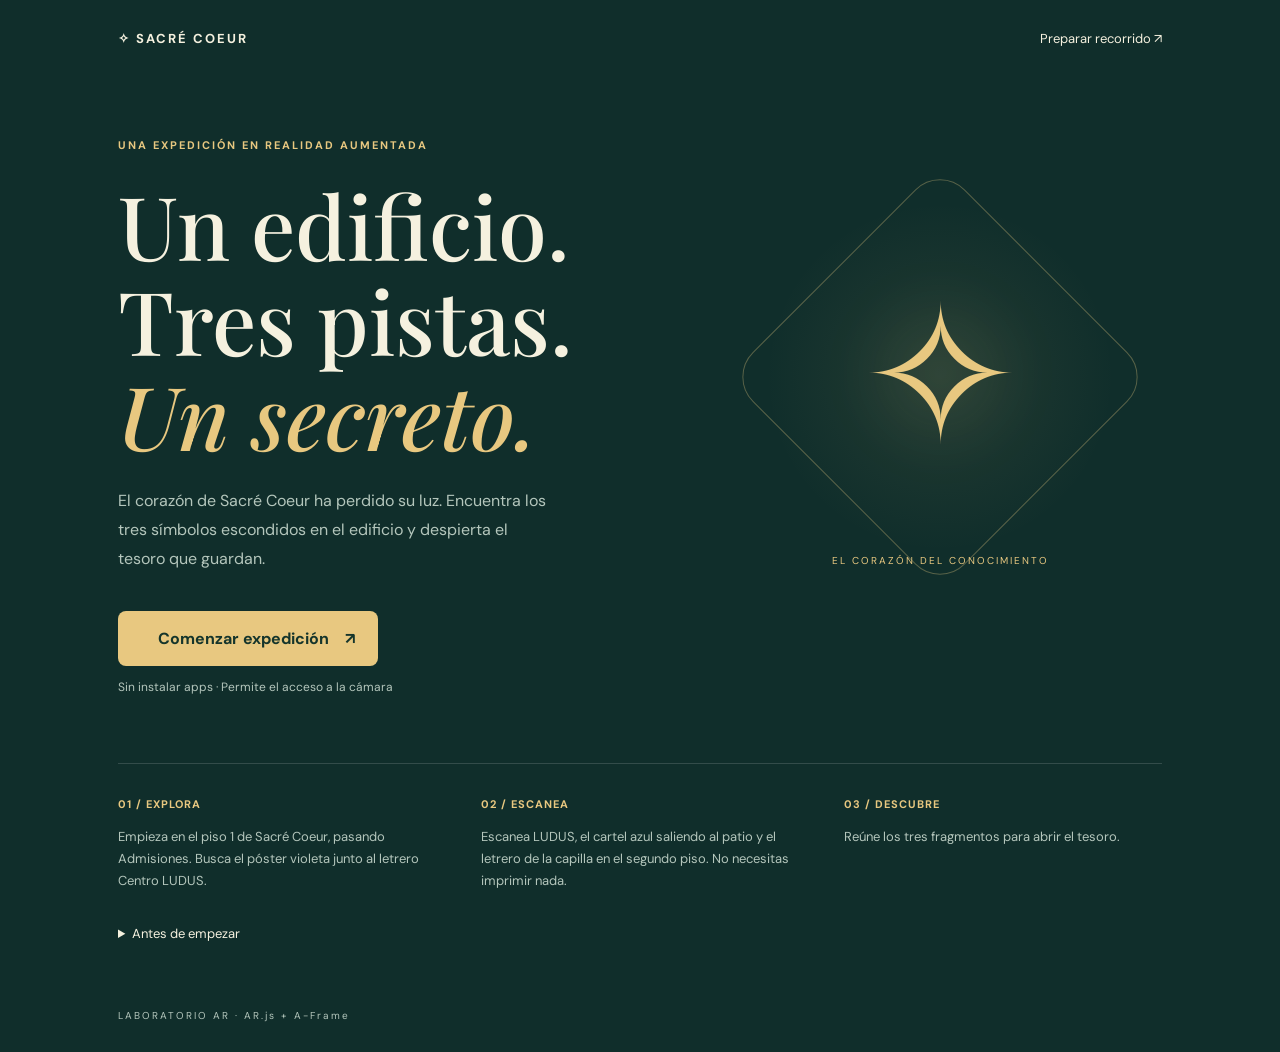
<file: index.html>
<!doctype html><html lang="es"><head><meta charset="utf-8"><meta name="viewport" content="width=device-width,initial-scale=1,viewport-fit=cover"><meta name="theme-color" content="#102e2b"><title>El secreto de Sacré Coeur · AR</title><link rel="stylesheet" href="style.css?v=20261028-spots1"></head><body>
<div id="welcome" class="landing"><nav><a class="brand" href="./">✧ SACRÉ COEUR</a><a href="preparar.html">Preparar recorrido ↗</a></nav><main><p class="eyebrow">UNA EXPEDICIÓN EN REALIDAD AUMENTADA</p><h1>Un edificio.<br>Tres pistas.<br><em>Un secreto.</em></h1><p class="intro">El corazón de Sacré Coeur ha perdido su luz. Encuentra los tres símbolos escondidos en el edificio y despierta el tesoro que guardan.</p><div class="artifact" aria-hidden="true"><div class="orbit"></div><span>✧</span><small>EL CORAZÓN DEL CONOCIMIENTO</small></div><button id="start" class="primary">Comenzar expedición <span>↗</span></button><button id="saved-treasure" hidden>Ver el tesoro encontrado</button><p class="micro">Sin instalar apps · Permite el acceso a la cámara</p><section class="steps"><div><b>01 / EXPLORA</b><p>Empieza en el piso 1 de Sacré Coeur, pasando Admisiones. Busca el póster violeta junto al letrero Centro LUDUS.</p></div><div><b>02 / ESCANEA</b><p>Escanea LUDUS, el cartel azul saliendo al patio y el letrero de la capilla en el segundo piso. No necesitas imprimir nada.</p></div><div><b>03 / DESCUBRE</b><p>Reúne los tres fragmentos para abrir el tesoro.</p></div></section><details><summary>Antes de empezar</summary><p>Usa Safari en iPhone o Chrome en Android, con buena luz. Enfoca el póster o letrero completo y evita reflejos. No necesitas un borde negro ni escanear el QR. La cámara se procesa en tu dispositivo: no grabamos ni enviamos imágenes. El progreso se guarda en este navegador.</p></details><p id="resume" class="micro"></p></main><footer>LABORATORIO AR · AR.js + A-Frame</footer></div>
<div id="hud" hidden><header><a href="./" class="brand">✧ SACRÉ COEUR</a><button id="sound" aria-pressed="true">Sonido: sí</button><button id="exit">Salir</button></header><div class="stats"><span id="progress">0 / 3 fragmentos</span><span id="timer">00:00</span></div><ol id="inventory"><li><img src="assets/items/compass.svg" alt="" width="24" height="24">Brújula</li><li><img src="assets/items/key.svg" alt="" width="24" height="24">Llave</li><li><img src="assets/items/crystal.svg" alt="" width="24" height="24">Cristal</li></ol><div class="reticle" aria-hidden="true"></div><div class="hud-bottom"><div class="scan-label" id="status" role="status">Preparando cámara…</div><section class="clue" aria-live="polite"><div class="clue-content"><div id="discovery" class="discovery" hidden><img id="discovery-image" alt="" width="96" height="96"><div><p class="eyebrow">FRAGMENTO ENCONTRADO</p><h3 id="discovery-name"></h3><p id="discovery-text"></p></div></div><p class="eyebrow" id="chapter">TU MISIÓN</p><h2 id="clue-title">Encuentra la brújula</h2><p id="clue-text">Empieza en el piso 1 de Sacré Coeur, pasando Admisiones. Busca el póster violeta junto al letrero Centro LUDUS.</p><div id="scan-help"><details><summary>Ver la referencia que debo buscar</summary><p id="target-name"></p><img id="target-preview" alt="Referencia del punto que debes encontrar" style="max-height:220px;max-width:100%;display:block;margin:auto"><p>La referencia fue recortada de las fotos proporcionadas.</p></details><details><summary>Ayuda para reconocer el punto</summary><p>Acércate hasta que la referencia completa ocupe buena parte de la cámara. Para la capilla, incluye las dos líneas del letrero. Mantén el celular quieto y evita reflejos. El reconocimiento utiliza el diseño de la referencia. El QR de LUDUS no abre el juego. Si la cámara está bloqueada, habilítala en los permisos del navegador y vuelve a entrar.</p></details></div></div><div class="clue-actions"><button id="open-treasure" class="primary" hidden>Abrir el tesoro</button><button id="next" class="primary" hidden>Continuar →</button><button id="retry" hidden>Volver a intentar</button><button id="reset" aria-label="Reiniciar progreso">Reiniciar</button></div></section></div></div>
<dialog id="win" aria-labelledby="win-title"><p class="eyebrow">EXPEDICIÓN COMPLETADA</p><img id="treasure-image" class="treasure-image" src="assets/items/treasure.svg" width="320" height="260" alt="Cofre abierto con el cristal del conocimiento brillando en su interior"><h2 id="win-title">¡Encontraste el tesoro!</h2><p>El corazón del conocimiento vuelve a brillar. La curiosidad, el ingenio y la colaboración eran las tres claves de Sacré Coeur.</p><p id="result"></p><button id="continue" class="primary">Ver el tesoro en AR</button><p class="micro">Apunta de nuevo al letrero «Capilla del Encuentro».</p></dialog><script type="module" src="game.js?v=20261028-spots1"></script></body></html>
</file>
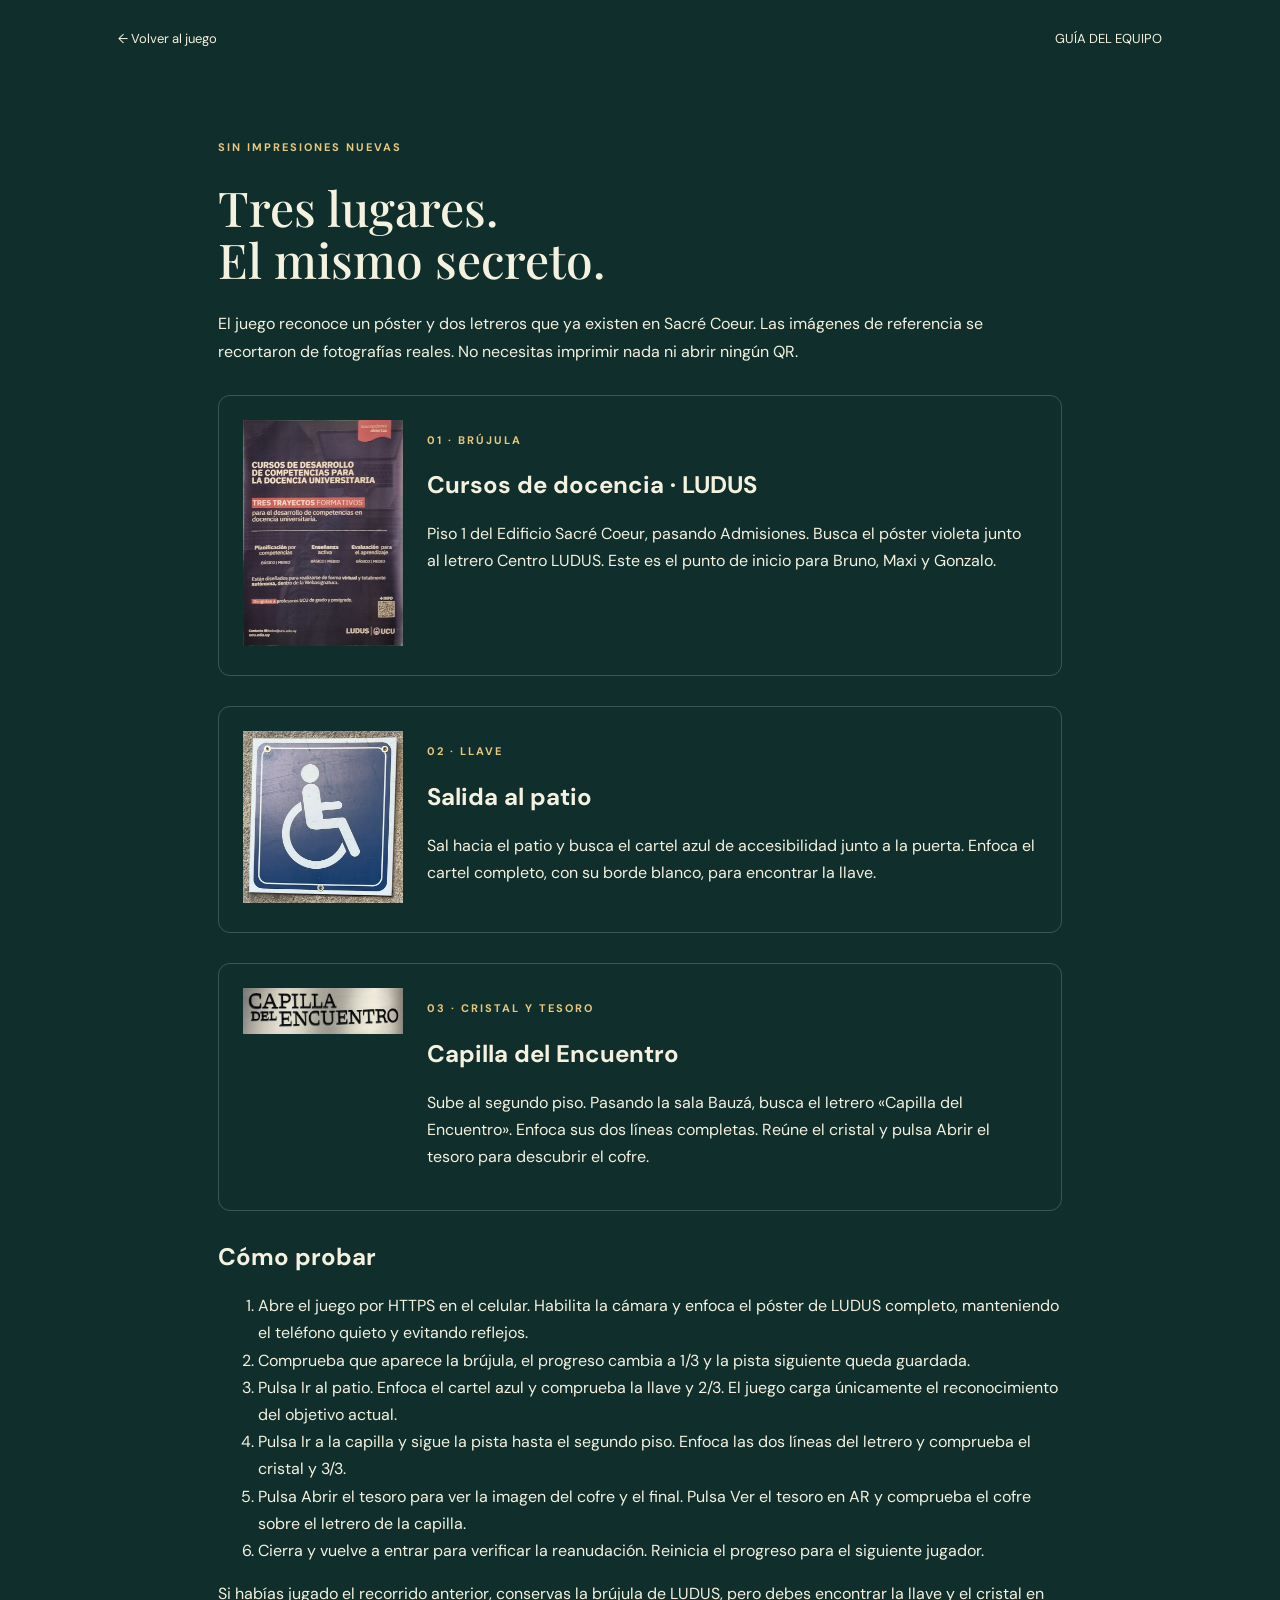
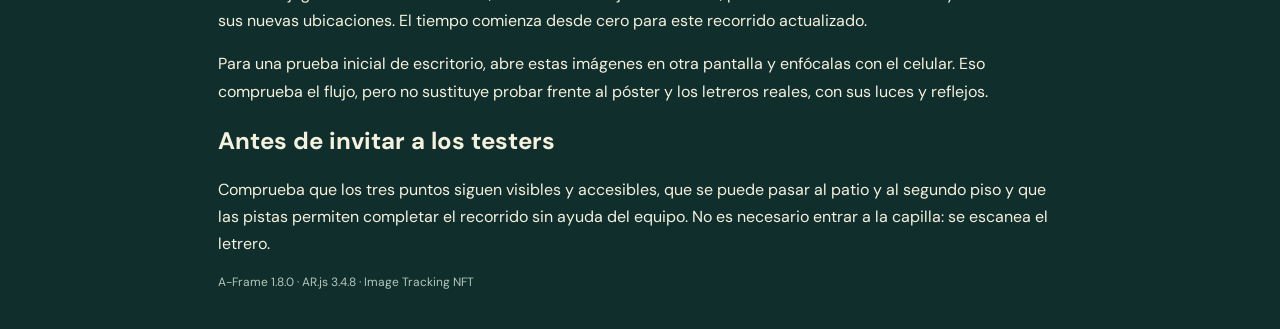
<file: preparar.html>
<!doctype html>
<html lang="es">
<head><meta charset="utf-8"><meta name="viewport" content="width=device-width,initial-scale=1"><title>Preparar el recorrido · Sacré Coeur</title><link rel="stylesheet" href="style.css?v=20261028-spots1"><style>main{max-width:900px}h1{font-size:48px}.poster{display:grid;grid-template-columns:160px 1fr;gap:24px;margin:30px 0;padding:24px;border:1px solid #ffffff30;border-radius:12px}.poster img{width:100%}p,li{line-height:1.7}@media(max-width:550px){.poster{grid-template-columns:1fr}.poster img{max-height:250px;width:auto;max-width:100%;margin:auto}}</style></head>
<body><nav><a href="./">← Volver al juego</a><span>GUÍA DEL EQUIPO</span></nav><main>
<p class="eyebrow">SIN IMPRESIONES NUEVAS</p><h1>Tres lugares.<br>El mismo secreto.</h1>
<p>El juego reconoce un póster y dos letreros que ya existen en Sacré Coeur. Las imágenes de referencia se recortaron de fotografías reales. No necesitas imprimir nada ni abrir ningún QR.</p>
<section class="poster"><a href="assets/targets/ludus.jpg"><img src="assets/targets/ludus.jpg" alt="Póster violeta de cursos de docencia LUDUS"></a><div><p class="eyebrow">01 · BRÚJULA</p><h2>Cursos de docencia · LUDUS</h2><p>Piso 1 del Edificio Sacré Coeur, pasando Admisiones. Busca el póster violeta junto al letrero Centro LUDUS. Este es el punto de inicio para Bruno, Maxi y Gonzalo.</p></div></section>
<section class="poster"><a href="assets/targets/patio.jpg"><img src="assets/targets/patio.jpg" alt="Cartel azul de accesibilidad con símbolo de silla de ruedas"></a><div><p class="eyebrow">02 · LLAVE</p><h2>Salida al patio</h2><p>Sal hacia el patio y busca el cartel azul de accesibilidad junto a la puerta. Enfoca el cartel completo, con su borde blanco, para encontrar la llave.</p></div></section>
<section class="poster"><a href="assets/targets/capilla.jpg"><img src="assets/targets/capilla.jpg" alt="Letras negras del letrero Capilla del Encuentro sobre una pared clara"></a><div><p class="eyebrow">03 · CRISTAL Y TESORO</p><h2>Capilla del Encuentro</h2><p>Sube al segundo piso. Pasando la sala Bauzá, busca el letrero «Capilla del Encuentro». Enfoca sus dos líneas completas. Reúne el cristal y pulsa Abrir el tesoro para descubrir el cofre.</p></div></section>
<h2>Cómo probar</h2><ol>
<li>Abre el juego por HTTPS en el celular. Habilita la cámara y enfoca el póster de LUDUS completo, manteniendo el teléfono quieto y evitando reflejos.</li>
<li>Comprueba que aparece la brújula, el progreso cambia a 1/3 y la pista siguiente queda guardada.</li>
<li>Pulsa Ir al patio. Enfoca el cartel azul y comprueba la llave y 2/3. El juego carga únicamente el reconocimiento del objetivo actual.</li>
<li>Pulsa Ir a la capilla y sigue la pista hasta el segundo piso. Enfoca las dos líneas del letrero y comprueba el cristal y 3/3.</li>
<li>Pulsa Abrir el tesoro para ver la imagen del cofre y el final. Pulsa Ver el tesoro en AR y comprueba el cofre sobre el letrero de la capilla.</li>
<li>Cierra y vuelve a entrar para verificar la reanudación. Reinicia el progreso para el siguiente jugador.</li>
</ol>
<p>Si habías jugado el recorrido anterior, conservas la brújula de LUDUS, pero debes encontrar la llave y el cristal en sus nuevas ubicaciones. El tiempo comienza desde cero para este recorrido actualizado.</p>
<p>Para una prueba inicial de escritorio, abre estas imágenes en otra pantalla y enfócalas con el celular. Eso comprueba el flujo, pero no sustituye probar frente al póster y los letreros reales, con sus luces y reflejos.</p>
<h2>Antes de invitar a los testers</h2><p>Comprueba que los tres puntos siguen visibles y accesibles, que se puede pasar al patio y al segundo piso y que las pistas permiten completar el recorrido sin ayuda del equipo. No es necesario entrar a la capilla: se escanea el letrero.</p>
<p class="micro">A-Frame 1.8.0 · AR.js 3.4.8 · Image Tracking NFT</p></main></body></html>
</file>
<file: style.css>
@import url('https://fonts.googleapis.com/css2?family=DM+Sans:wght@400;500;600;700&family=Playfair+Display:ital,wght@0,500;0,600;1,500&display=swap');
html{-webkit-text-size-adjust:100%;text-size-adjust:100%}
:root{color-scheme:dark;--bg:#102e2b;--gold:#e8c880;--muted:#b4c6bc}*{box-sizing:border-box}body{margin:0;background:var(--bg);color:#f5f1df;font-family:'DM Sans',sans-serif}button,a{touch-action:manipulation}a{color:inherit}button{font:inherit;cursor:pointer;border:1px solid #ffffff30;border-radius:8px;padding:10px 15px;background:#173d36;color:inherit}button:focus-visible,a:focus-visible,summary:focus-visible{outline:3px solid var(--gold);outline-offset:4px}[hidden]{display:none!important}nav,footer,main{max-width:1100px;margin:auto}nav{display:flex;justify-content:space-between;padding:30px 28px;font-size:13px}nav a{text-decoration:none}.brand{letter-spacing:2px;font-weight:700;font-size:13px;text-decoration:none}main{position:relative;padding:50px 28px 25px}.eyebrow{font-size:11px;font-weight:700;letter-spacing:2px;color:var(--gold)}h1{font-family:'Playfair Display',Georgia,serif;font-size:clamp(52px,7vw,88px);line-height:1.08;font-weight:500;margin:25px 0}h1 em{color:var(--gold)}.intro{max-width:430px;line-height:1.8;color:var(--muted);font-size:16px}.primary{background:var(--gold);color:#15352b;border:0;padding:17px 23px;font-weight:700;min-width:260px;margin-top:22px}.primary span{float:right}.micro{font-size:12px;color:var(--muted);line-height:1.6}.artifact{position:absolute;right:60px;top:110px;width:380px;height:380px;display:grid;place-items:center;background:radial-gradient(ellipse,#e8c88018,transparent 65%)}.artifact span{font-size:190px;color:var(--gold);text-shadow:0 0 80px #e8c88055}.orbit{position:absolute;width:300px;height:300px;border:1px solid #e8c88055;transform:rotate(45deg);border-radius:35px}.artifact small{position:absolute;bottom:0;font-size:10px;letter-spacing:2px;color:var(--gold)}.steps{margin-top:65px;border-top:1px solid #ffffff25;display:grid;grid-template-columns:repeat(3,1fr);gap:45px;padding-top:28px}.steps b{font-size:11px;color:var(--gold);letter-spacing:1px}.steps p,details p{font-size:13px;color:var(--muted);line-height:1.7}details{margin-top:20px;max-width:650px}summary{cursor:pointer;font-size:13px}footer{padding:30px 28px;color:var(--muted);letter-spacing:2px;font-size:10px}
/* Camera HUD: content follows the visible Safari viewport, including toolbar changes. */
#hud{position:fixed;inset:0;height:100vh;height:100dvh;z-index:20;pointer-events:none;padding:max(12px,env(safe-area-inset-top)) max(12px,env(safe-area-inset-right)) max(12px,env(safe-area-inset-bottom)) max(12px,env(safe-area-inset-left));background:linear-gradient(#061d25aa,transparent 32%,transparent 62%,#061d2599)}
#hud header{display:flex;gap:8px;align-items:center;min-height:36px}
#hud header .brand{margin-right:auto;font-size:12px;letter-spacing:1.5px}
#hud header button{padding:8px 10px;font-size:12px;min-height:36px}
#hud button,#hud details,#hud a{pointer-events:auto}
.stats{display:flex;justify-content:space-between;margin-top:12px;font-size:14px;font-weight:700;text-shadow:0 2px 8px black}
#timer{font-variant-numeric:tabular-nums}
#inventory{list-style:none;display:flex;gap:7px;padding:0;margin:10px 0 0;font-size:11px}
#inventory li{display:flex;align-items:center;gap:5px;padding:6px 9px;border-radius:20px;background:#102e2be8;border:1px solid #ffffff40}
#inventory img{width:20px;height:20px;opacity:.4}
#inventory li.found{color:var(--gold);border-color:var(--gold)}
#inventory .found img{opacity:1}
.reticle{position:absolute;top:32%;left:50%;transform:translateX(-50%);width:140px;height:140px;border:2px dashed #ffffffb0;border-radius:18px}
.hud-bottom{position:absolute;bottom:max(12px,env(safe-area-inset-bottom));left:max(12px,env(safe-area-inset-left));right:max(12px,env(safe-area-inset-right));max-width:600px;margin:0 auto;display:flex;flex-direction:column;gap:7px}
.scan-label{align-self:center;max-width:100%;padding:6px 12px;text-align:center;font-size:12px;line-height:1.4;background:#0b2822e8;border:1px solid #ffffff24;border-radius:12px;text-shadow:0 1px 4px black}
.clue{display:flex;flex-direction:column;min-height:0;max-height:46vh;max-height:46dvh;background:#102e2bfa;border:1px solid #e8c88055;border-radius:16px;padding:14px;pointer-events:auto}
.clue-content{overflow:auto;min-height:0;overscroll-behavior:contain;-webkit-overflow-scrolling:touch;scrollbar-width:thin}
.clue .eyebrow{font-size:10px;margin:0 0 7px}
.clue h2{font-family:Georgia,serif;font-size:24px;line-height:1.15;margin:0 0 9px}
.clue p{font-size:13px;line-height:1.5;margin:7px 0}
.clue details{margin-top:10px}
.clue summary{font-size:12px;line-height:1.4}
.clue-actions{flex-shrink:0;display:flex;gap:8px;align-items:center;margin-top:10px}
.clue-actions button{margin:0;min-height:40px;font-size:11px;padding:10px 12px}
.clue-actions .primary{flex:1;min-width:0;min-height:44px;width:auto;margin:0;padding:12px;font-size:13px}
.discovery{display:flex;gap:12px;align-items:center;margin-bottom:10px;padding-bottom:10px;border-bottom:1px solid #e8c88055}
.discovery img{flex:0 0 64px;width:64px;height:64px}
.discovery h3{font:19px/1.15 Georgia,serif;color:var(--gold);margin:4px 0}
.discovery p{font-size:12px;line-height:1.4;margin:5px 0 0}
.discovery .eyebrow{font-size:9px;letter-spacing:1.4px;margin:0}
body.has-discovery #chapter,body.has-discovery #clue-title,body.has-discovery .reticle{display:none}
body.has-discovery #clue-text::before{content:'SIGUIENTE PASO';display:block;font-size:9px;font-weight:700;letter-spacing:1.4px;color:var(--gold);margin-bottom:5px}
#open-treasure{min-width:0}
dialog{border:1px solid var(--gold);border-radius:20px;background:var(--bg);color:inherit;width:calc(100% - 24px);max-width:420px;text-align:center;padding:22px}
dialog::backdrop{background:#061a16db}
#win{max-height:calc(100vh - 48px);max-height:calc(100dvh - max(24px,env(safe-area-inset-top)) - max(24px,env(safe-area-inset-bottom)));overflow:auto;overscroll-behavior:contain}
#win h2{font:28px/1.15 Georgia,serif;margin:12px 0}
#win p{font-size:14px;line-height:1.5}
#win .eyebrow{font-size:10px}
#win .primary{min-width:0;min-height:44px;width:100%;margin-top:14px;padding:13px;font-size:14px}
.treasure-image{display:block;width:min(100%,200px);height:auto;margin:0 auto}
#saved-treasure{display:block;margin-top:12px}
a-scene{position:fixed!important;inset:0;z-index:1}
.arjs-loader{display:none}
body.playing{position:fixed;inset:0;overflow:hidden;background:transparent}
body.playing #welcome{display:none}
#arjs-video{position:fixed!important}
body.ar-paused{background:var(--bg)}
body.ar-paused .reticle{display:none}
@media(max-width:760px){main{padding-top:25px}.artifact{position:relative;right:auto;top:auto;width:100%;height:210px;margin:10px 0}.artifact span{font-size:130px}.orbit{width:165px;height:165px;border-radius:18px}.artifact small{bottom:0}.steps{gap:18px;margin-top:35px}.steps p{font-size:12px}nav{padding:25px 22px}h1{font-size:55px}.primary{width:100%}}
@media(max-width:360px){#hud header{gap:6px}#hud header .brand{font-size:11px;letter-spacing:1px}#inventory{gap:5px}#inventory li{padding:5px 8px}.discovery{gap:9px}.discovery img{flex-basis:56px;width:56px;height:56px}.discovery h3{font-size:18px}.clue{padding:12px}}
@media(orientation:landscape) and (max-height:500px){#hud header,.stats,#inventory{width:55%}.hud-bottom{left:auto;width:40%;max-height:calc(100dvh - 24px)}.clue{max-height:calc(100dvh - 80px)}.reticle{top:38%;width:110px;height:110px}.discovery img{flex-basis:48px;width:48px;height:48px}.discovery h3{font-size:17px}}
@media(prefers-reduced-motion:reduce){*{animation:none!important}}
</file>
